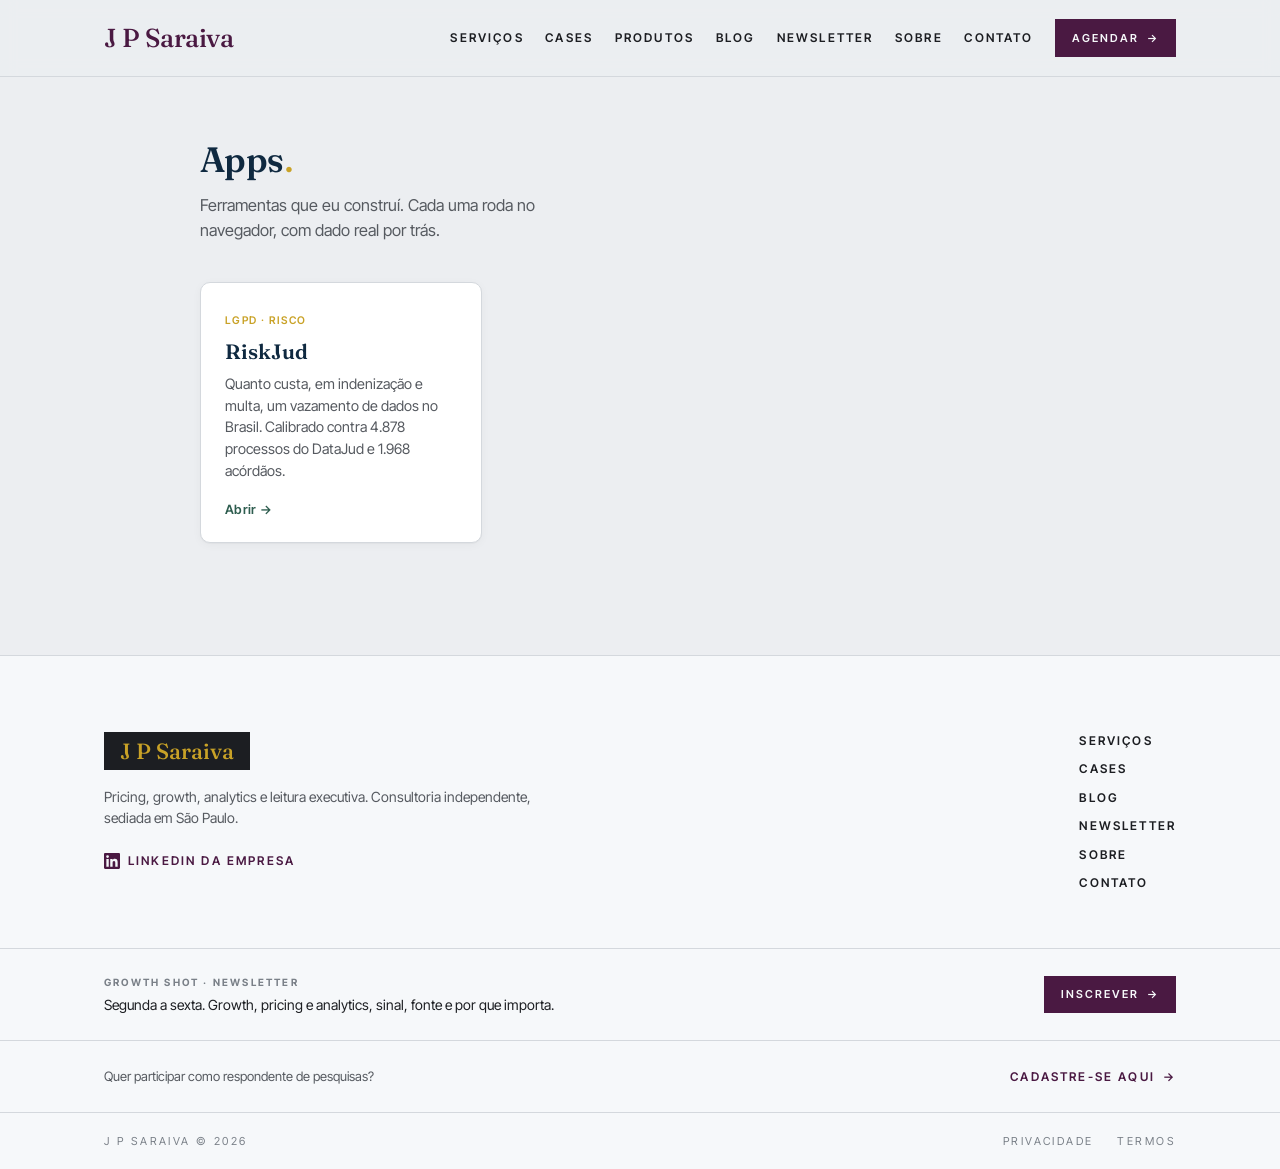
<file: index.html>
<!DOCTYPE html>
<html lang="pt-BR">
<head>
<meta charset="UTF-8" />
<meta name="viewport" content="width=device-width, initial-scale=1.0" />
<title>Apps · Janilo Saraiva</title>
<meta name="description" content="Ferramentas que eu construí. Cada uma roda no navegador, com dado real por trás." />
<link rel="preconnect" href="https://fonts.googleapis.com" />
<link rel="preconnect" href="https://fonts.gstatic.com" crossorigin />
<link href="https://fonts.googleapis.com/css2?family=Inter+Tight:wght@300;400;500;600;700&family=Fraunces:opsz,wght@9..144,400;9..144,500;9..144,600&display=swap" rel="stylesheet" />
<link rel="stylesheet" href="site-chrome.css" />
<style>
  :root {
    --marine:#0F2940; --purple:#4A1942; --green:#2E5D4F; --gold:#C9A227;
    --ink:#1C1E22; --muted:#565A60; --stone:#D4D8DD; --cream:#ECEEF1;
    --offwhite:#F6F8FA; --white:#FFFFFF;
  }
  * { box-sizing:border-box; font-family:'Inter Tight',system-ui,sans-serif; }
  body { margin:0; background:var(--cream); color:var(--ink); line-height:1.5; }
  .wrap { max-width:920px; margin:0 auto; padding:3.5rem 1.25rem 4rem; }
  .mark { font-family:'Fraunces',serif; font-weight:600; font-size:2.2rem; color:var(--marine); letter-spacing:-.015em; margin:0; }
  .mark .dot { color:var(--gold); }
  .intro { color:var(--muted); font-size:1.02rem; margin:.4rem 0 2.5rem; max-width:46ch; }
  .grid { display:grid; grid-template-columns:repeat(auto-fill,minmax(280px,1fr)); gap:1.1rem; }
  a.card { display:block; text-decoration:none; color:inherit; background:var(--white); border:1px solid var(--stone); border-radius:10px; padding:1.4rem 1.5rem; box-shadow:0 1px 0 rgba(31,31,31,.03),0 2px 10px rgba(31,31,31,.04); transition:transform .12s ease, box-shadow .12s ease, border-color .12s ease; }
  a.card:hover { transform:translateY(-2px); box-shadow:0 4px 18px rgba(31,31,31,.10); border-color:var(--gold); }
  .card .name { font-family:'Fraunces',serif; font-size:1.3rem; font-weight:600; color:var(--marine); margin:0 0 .35rem; }
  .card .desc { font-size:.9rem; color:var(--muted); margin:0 0 .9rem; }
  .card .go { font-size:.8rem; font-weight:600; color:var(--green); letter-spacing:.02em; }
  .card .tag { display:inline-block; font-size:.66rem; text-transform:uppercase; letter-spacing:.14em; color:var(--gold); font-weight:600; margin-bottom:.5rem; }
  footer { margin-top:3rem; padding-top:1.25rem; border-top:1px solid var(--stone); font-size:.82rem; color:var(--muted); }
  footer a { color:var(--marine); }
</style>
</head>
<body>
<header class="sc-header">
  <div class="sc-header__in">
    <a class="sc-word" href="https://pereirasaraiva.com/" aria-label="J P Saraiva, início">J P Saraiva</a>
    <nav class="sc-nav">
      <a class="sc-link" href="https://pereirasaraiva.com/servicos">Serviços</a>
      <a class="sc-link" href="https://pereirasaraiva.com/cases">Cases</a>
      <a class="sc-link" href="https://pereirasaraiva.com/produtos">Produtos</a>
      <a class="sc-link" href="https://pereirasaraiva.com/blog">Blog</a>
      <a class="sc-link" href="https://pereirasaraiva.com/newsletter">Newsletter</a>
      <a class="sc-link" href="https://pereirasaraiva.com/sobre">Sobre</a>
      <a class="sc-link" href="https://pereirasaraiva.com/contato">Contato</a>
      <a class="sc-cta" href="https://cal.com/jpsaraiva/30min" target="_blank" rel="noopener noreferrer">Agendar <span aria-hidden="true">→</span></a>
    </nav>
  </div>
</header>
<div class="wrap">
  <h1 class="mark">Apps<span class="dot">.</span></h1>
  <p class="intro">Ferramentas que eu construí. Cada uma roda no navegador, com dado real por trás.</p>

  <div class="grid">
    <a class="card" href="/riskjud/">
      <span class="tag">LGPD · Risco</span>
      <p class="name">RiskJud</p>
      <p class="desc">Quanto custa, em indenização e multa, um vazamento de dados no Brasil. Calibrado contra 4.878 processos do DataJud e 1.968 acórdãos.</p>
      <span class="go">Abrir →</span>
    </a>
  </div>

</div>
<footer class="sc-footer">
  <div class="sc-footer__top">
    <div>
      <span class="sc-fmark">J P Saraiva</span>
      <p class="sc-ftag">Pricing, growth, analytics e leitura executiva. Consultoria independente, sediada em São Paulo.</p>
      <a class="sc-fli" href="https://linkedin.com/company/j-p-saraiva/" target="_blank" rel="noopener noreferrer" aria-label="J P Saraiva no LinkedIn">
        <svg class="sc-fli-ico" viewBox="0 0 24 24" fill="currentColor" aria-hidden="true"><path d="M20.45 20.45h-3.55v-5.57c0-1.33-.02-3.04-1.85-3.04-1.85 0-2.14 1.45-2.14 2.95v5.66H9.36V9h3.41v1.56h.05c.47-.9 1.64-1.85 3.37-1.85 3.6 0 4.27 2.37 4.27 5.46v6.28zM5.34 7.43a2.06 2.06 0 1 1 0-4.13 2.06 2.06 0 0 1 0 4.13zM7.12 20.45H3.56V9h3.56v11.45zM22.22 0H1.77C.79 0 0 .77 0 1.72v20.56C0 23.23.79 24 1.77 24h20.45c.98 0 1.78-.77 1.78-1.72V1.72C24 .77 23.2 0 22.22 0z"/></svg>
        LinkedIn da empresa
      </a>
    </div>
    <nav class="sc-fnav">
      <a href="https://pereirasaraiva.com/servicos">Serviços</a>
      <a href="https://pereirasaraiva.com/cases">Cases</a>
      <a href="https://pereirasaraiva.com/blog">Blog</a>
      <a href="https://pereirasaraiva.com/newsletter">Newsletter</a>
      <a href="https://pereirasaraiva.com/sobre">Sobre</a>
      <a href="https://pereirasaraiva.com/contato">Contato</a>
    </nav>
  </div>
  <div class="sc-band">
    <div class="sc-band__in">
      <div>
        <p class="sc-nl-k">Growth Shot · Newsletter</p>
        <p class="sc-nl-d">Segunda a sexta. Growth, pricing e analytics, sinal, fonte e por que importa.</p>
      </div>
      <a class="sc-cta" href="https://pereirasaraiva.com/newsletter">Inscrever <span aria-hidden="true">→</span></a>
    </div>
  </div>
  <div class="sc-band">
    <div class="sc-band__in">
      <p class="sc-resp">Quer participar como respondente de pesquisas?</p>
      <a class="sc-fli" style="margin-top:0" href="https://pereirasaraiva.com/respondentes">Cadastre-se aqui <span aria-hidden="true">→</span></a>
    </div>
  </div>
  <div class="sc-bottom">
    <div class="sc-bottom__in">
      <span>J P Saraiva © 2026</span>
      <div class="sc-legal">
        <a href="https://pereirasaraiva.com/privacidade">Privacidade</a>
        <a href="https://pereirasaraiva.com/termos">Termos</a>
      </div>
    </div>
  </div>
</footer>
</body>
</html>
</file>
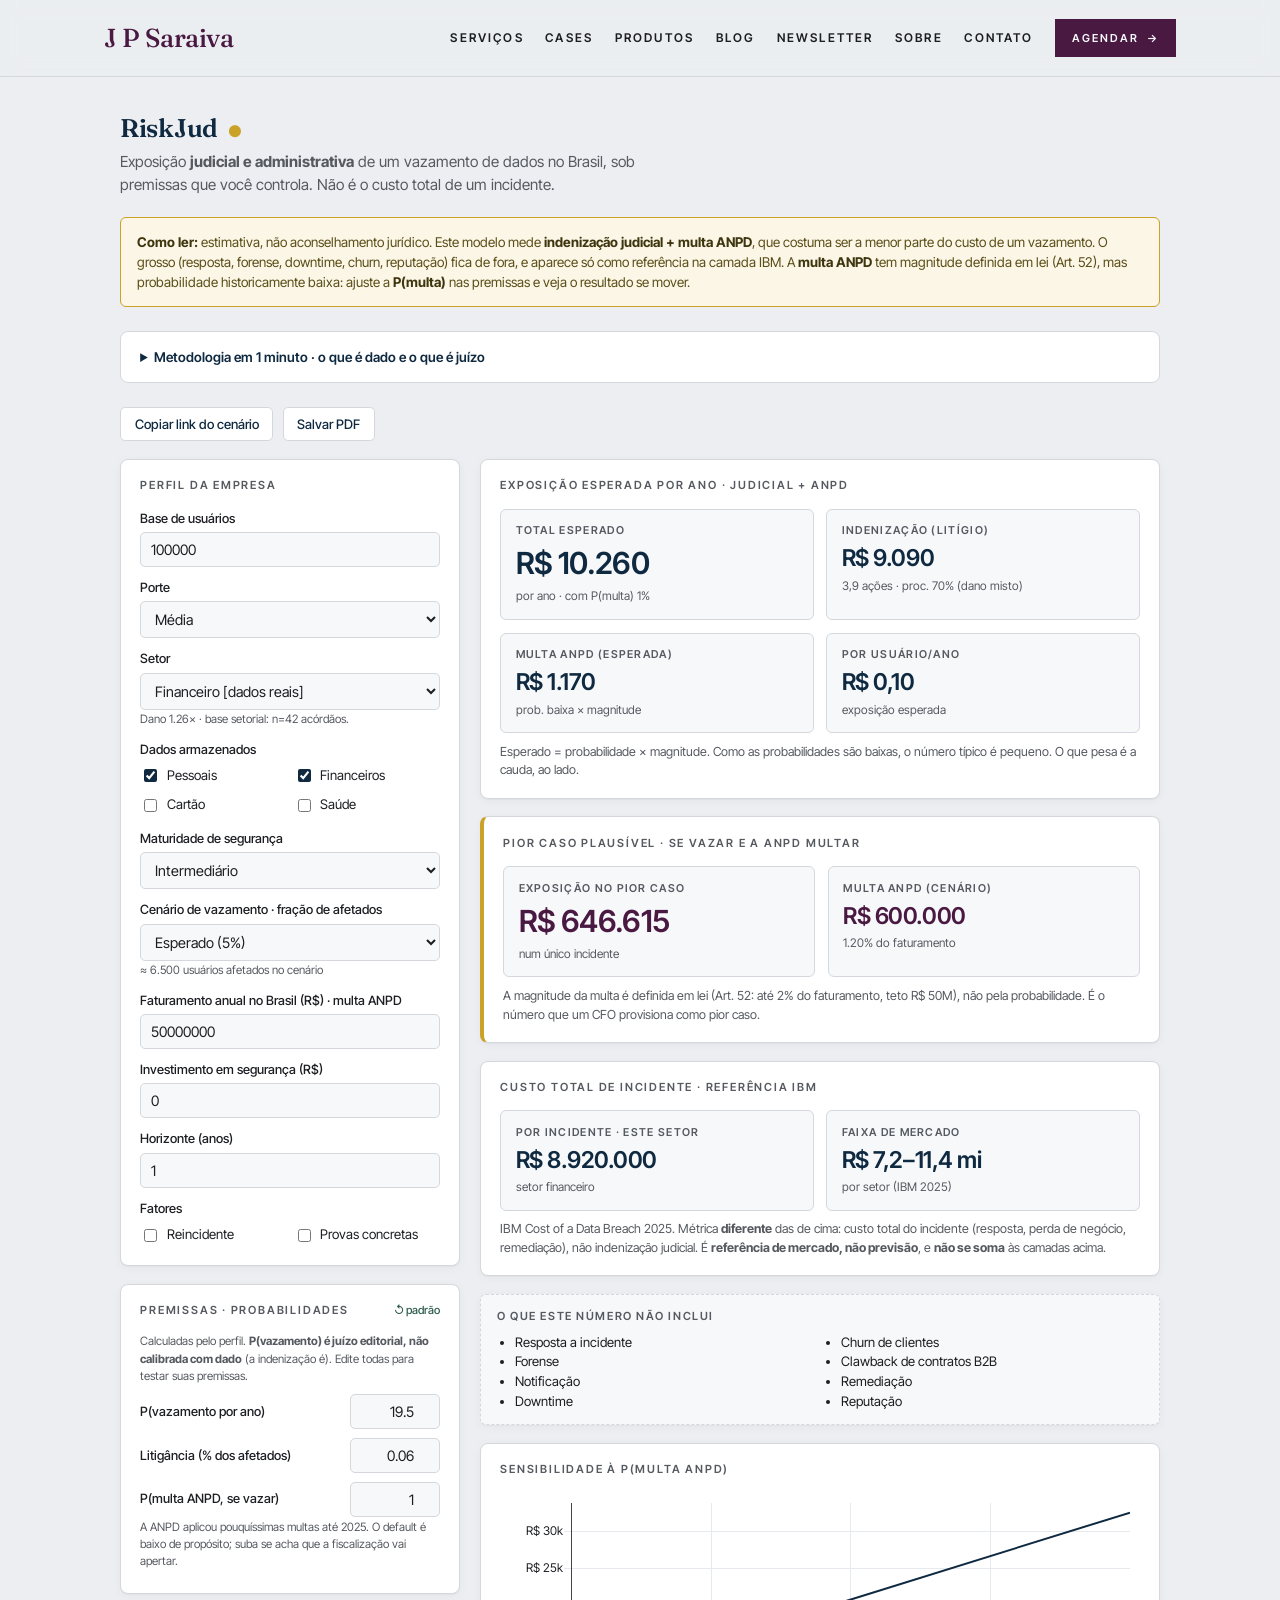
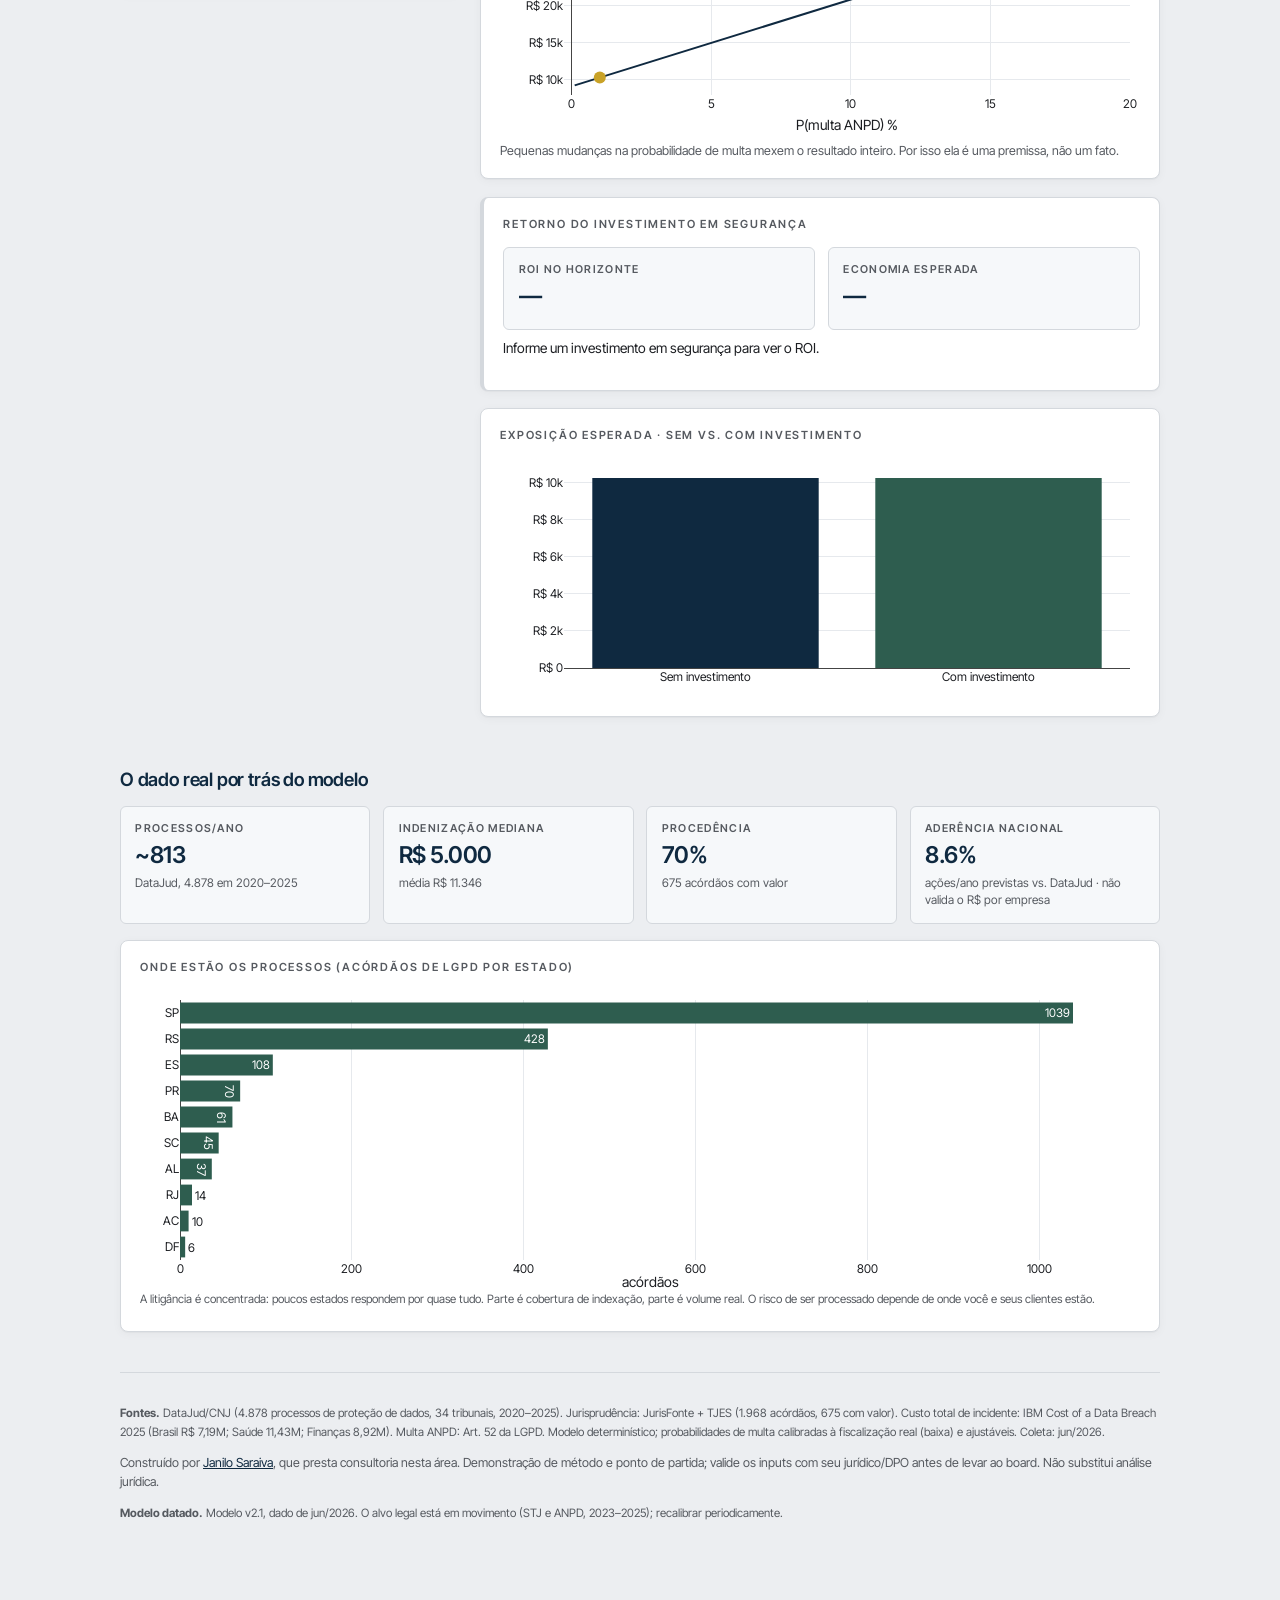
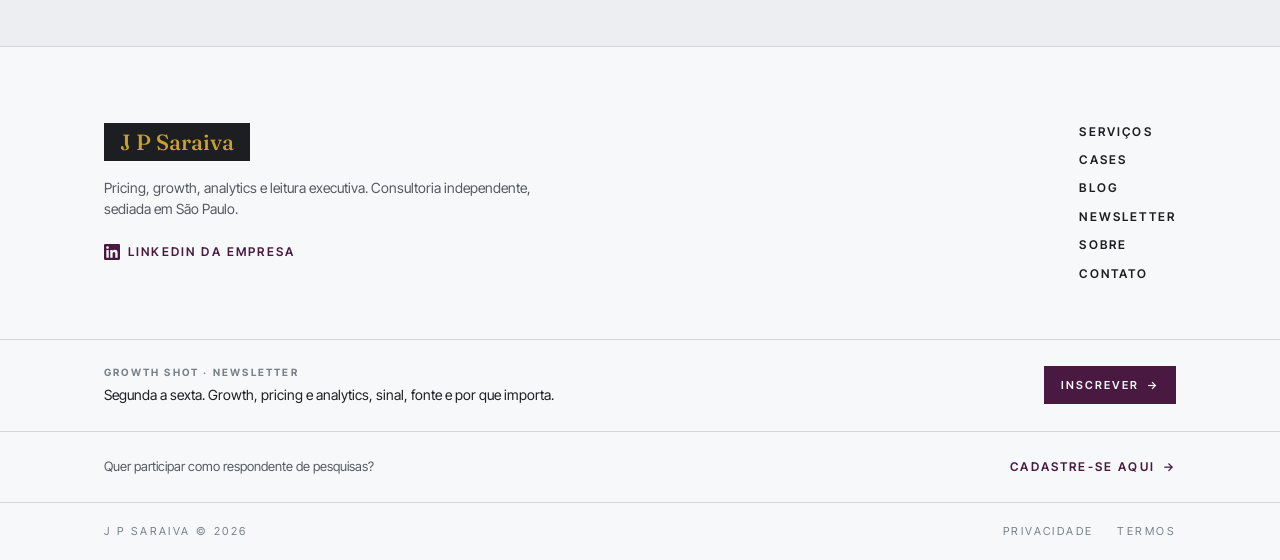
<file: riskjud/index.html>
<!DOCTYPE html>
<html lang="pt-BR">
<head>
<meta charset="UTF-8" />
<meta name="viewport" content="width=device-width, initial-scale=1.0" />
<title>RiskJud · Precificação de risco LGPD</title>
<meta name="description" content="Exposição judicial e administrativa de risco LGPD no Brasil, sob premissas que você controla. Construído a partir de 4.878 processos do DataJud e 1.968 acórdãos, com a metodologia aberta." />
<link rel="preconnect" href="https://fonts.googleapis.com" />
<link rel="preconnect" href="https://fonts.gstatic.com" crossorigin />
<link href="https://fonts.googleapis.com/css2?family=Inter+Tight:wght@300;400;500;600;700&family=Fraunces:opsz,wght@9..144,400;9..144,500;9..144,600&display=swap" rel="stylesheet" />
<link rel="stylesheet" href="../site-chrome.css" />
<script src="https://cdn.plot.ly/plotly-2.35.2.min.js" charset="utf-8"></script>
<style>
  :root {
    --marine:#0F2940; --purple:#4A1942; --green:#2E5D4F; --gold:#C9A227;
    --ink:#1C1E22; --muted:#565A60; --stone:#D4D8DD; --cream:#ECEEF1;
    --offwhite:#F6F8FA; --white:#FFFFFF; --danger:#B00020;
  }
  * { box-sizing:border-box; font-family:'Inter Tight',system-ui,sans-serif; }
  body { margin:0; background:var(--cream); color:var(--ink); line-height:1.5; }
  .wrap { max-width:1080px; margin:0 auto; padding:2rem 1.25rem 4rem; }
  header.site { display:flex; align-items:baseline; gap:.6rem; margin-bottom:.25rem; }
  header.site .mark { font-family:'Fraunces',serif; font-weight:600; font-size:1.6rem; color:var(--marine); letter-spacing:-.01em; }
  header.site .dot { color:var(--gold); }
  .tagline { color:var(--muted); font-size:.95rem; margin:0 0 1.25rem; max-width:64ch; }
  h2 { font-size:1.15rem; color:var(--marine); font-weight:600; letter-spacing:-.01em; margin:2rem 0 .75rem; }
  .disclaimer { background:#FBF6E6; border:1px solid var(--gold); border-radius:6px; padding:.85rem 1rem; font-size:.84rem; color:#5b4d18; margin-bottom:1.5rem; }
  .disclaimer b { color:#3f360f; }
  .grid { display:grid; grid-template-columns:340px 1fr; gap:1.25rem; align-items:start; }
  @media (max-width:820px){ .grid { grid-template-columns:1fr; } }
  .card { background:var(--white); border:1px solid var(--stone); border-radius:8px; padding:1.1rem 1.2rem; box-shadow:0 1px 0 rgba(31,31,31,.03),0 2px 10px rgba(31,31,31,.04); margin-bottom:1.1rem; }
  .card h3 { margin:0 0 .9rem; font-size:.7rem; text-transform:uppercase; letter-spacing:.16em; color:var(--muted); font-weight:600; }
  .card h3 .reset { float:right; font-size:.7rem; letter-spacing:0; text-transform:none; color:var(--green); cursor:pointer; font-weight:500; }
  label { display:block; font-size:.8rem; font-weight:500; margin:.7rem 0 .25rem; color:var(--ink); }
  label:first-of-type { margin-top:0; }
  input[type=number], select { width:100%; padding:.5rem .6rem; border:1px solid var(--stone); border-radius:5px; font-size:.9rem; background:var(--offwhite); color:var(--ink); }
  .checks { display:grid; grid-template-columns:1fr 1fr; gap:.3rem .5rem; margin-top:.3rem; }
  .checks label { display:flex; align-items:center; gap:.4rem; font-weight:400; font-size:.83rem; margin:.15rem 0; cursor:pointer; }
  .checks input { accent-color:var(--marine); }
  .prob label { display:flex; align-items:center; justify-content:space-between; gap:.6rem; margin:.55rem 0 .15rem; }
  .prob .pct { width:90px; flex:0 0 90px; text-align:right; }
  .hint { font-size:.72rem; color:var(--muted); margin:.1rem 0 .3rem; }
  .stat-row { display:grid; grid-template-columns:1fr 1fr; gap:.8rem; }
  .stat { background:var(--offwhite); border:1px solid var(--stone); border-radius:6px; padding:.8rem .9rem; }
  .stat .k { font-size:.68rem; text-transform:uppercase; letter-spacing:.12em; color:var(--muted); font-weight:600; }
  .stat .v { font-size:1.45rem; font-weight:600; color:var(--marine); margin-top:.15rem; letter-spacing:-.02em; }
  .stat .v.big { font-size:1.9rem; }
  .stat .v.tail { color:var(--purple); }
  .stat .sub { font-size:.74rem; color:var(--muted); margin-top:.1rem; }
  .tail-card { border-left:4px solid var(--gold); }
  .note { font-size:.78rem; color:var(--muted); margin:.6rem 0 0; }
  .roi-card { border-left:4px solid var(--stone); }
  .roi-card.pos { border-left-color:var(--green); } .roi-card.neg { border-left-color:var(--danger); }
  .rec { font-size:.86rem; color:var(--ink); margin-top:.5rem; }
  .exclude { background:var(--offwhite); border:1px dashed var(--stone); border-radius:6px; padding:.8rem 1rem; }
  .exclude .k { font-size:.7rem; text-transform:uppercase; letter-spacing:.14em; color:var(--muted); font-weight:600; }
  .exclude ul { margin:.5rem 0 0; padding-left:1.1rem; font-size:.82rem; color:var(--ink); columns:2; column-gap:1.5rem; }
  @media (max-width:520px){ .exclude ul{ columns:1; } }
  .ctx-stats { display:grid; grid-template-columns:repeat(4,1fr); gap:.8rem; margin-bottom:1rem; }
  @media (max-width:680px){ .ctx-stats{ grid-template-columns:1fr 1fr; } .stat-row{grid-template-columns:1fr;} }
  footer { margin-top:2.5rem; padding-top:1.25rem; border-top:1px solid var(--stone); font-size:.78rem; color:var(--muted); }
  footer a { color:var(--marine); }
  .src { font-size:.72rem; color:var(--muted); line-height:1.6; }
  .method { background:var(--white); border:1px solid var(--stone); border-radius:8px; padding:.2rem 1.2rem; margin-bottom:1.5rem; font-size:.84rem; color:var(--ink); }
  .method summary { cursor:pointer; font-weight:600; color:var(--marine); padding:.75rem 0; list-style-position:inside; }
  .method p { margin:.55rem 0; } .method ul { padding-left:1.1rem; margin:.4rem 0; } .method li { margin:.25rem 0; }
  .method b { color:var(--marine); }
  .actions { display:flex; flex-wrap:wrap; gap:.6rem; align-items:center; margin:0 0 1.1rem; }
  .actions button { font-family:inherit; font-size:.82rem; font-weight:500; color:var(--marine); background:var(--white); border:1px solid var(--stone); border-radius:5px; padding:.5rem .85rem; cursor:pointer; }
  .actions button:hover { border-color:var(--marine); }
  .actions .msg { font-size:.76rem; color:var(--green); font-weight:500; }
  .printhead { display:none; }
  @media print {
    .actions, .reset, header.site .dot, #chartSens, #chart, #chartUf { display:none !important; }
    body { background:#fff; color:#000; }
    .wrap { max-width:none; padding:.4rem 0 0; }
    .printhead { display:block; font-family:'Fraunces',serif; font-weight:600; color:var(--marine); font-size:1.05rem; margin:.2rem 0 1rem; }
    .grid { grid-template-columns:1fr; gap:.6rem; }
    .card, .method, .exclude, .disclaimer { box-shadow:none; break-inside:avoid; }
    details.method { border:1px solid var(--stone); } details.method > div { display:block !important; }
    a[href]:after { content:""; }
  }
</style>
</head>
<body>
<header class="sc-header">
  <div class="sc-header__in">
    <a class="sc-word" href="https://pereirasaraiva.com/" aria-label="J P Saraiva, início">J P Saraiva</a>
    <nav class="sc-nav">
      <a class="sc-link" href="https://pereirasaraiva.com/servicos">Serviços</a>
      <a class="sc-link" href="https://pereirasaraiva.com/cases">Cases</a>
      <a class="sc-link" href="https://pereirasaraiva.com/produtos">Produtos</a>
      <a class="sc-link" href="https://pereirasaraiva.com/blog">Blog</a>
      <a class="sc-link" href="https://pereirasaraiva.com/newsletter">Newsletter</a>
      <a class="sc-link" href="https://pereirasaraiva.com/sobre">Sobre</a>
      <a class="sc-link" href="https://pereirasaraiva.com/contato">Contato</a>
      <a class="sc-cta" href="https://cal.com/jpsaraiva/30min" target="_blank" rel="noopener noreferrer">Agendar <span aria-hidden="true">→</span></a>
    </nav>
  </div>
</header>
<div class="wrap">
  <header class="site"><span class="mark">RiskJud</span><span class="dot">●</span></header>
  <div class="printhead">Exposição de risco LGPD · cenário gerado em <span id="printdate"></span></div>
  <p class="tagline">Exposição <b>judicial e administrativa</b> de um vazamento de dados no Brasil, sob premissas que você controla. Não é o custo total de um incidente.</p>

  <div class="disclaimer">
    <b>Como ler:</b> estimativa, não aconselhamento jurídico. Este modelo mede <b>indenização judicial + multa ANPD</b>, que costuma ser a menor parte do custo de um vazamento. O grosso (resposta, forense, downtime, churn, reputação) fica de fora, e aparece só como referência na camada IBM. A <b>multa ANPD</b> tem magnitude definida em lei (Art. 52), mas probabilidade historicamente baixa: ajuste a <b>P(multa)</b> nas premissas e veja o resultado se mover.
  </div>

  <details class="method">
    <summary>Metodologia em 1 minuto · o que é dado e o que é juízo</summary>
    <div>
      <p><b>O que entrega.</b> A exposição esperada e o pior caso de <b>indenização judicial + multa ANPD</b> por ano, sob premissas que você controla. Não é o custo total de um incidente.</p>
      <p><b>De onde vem cada número.</b></p>
      <ul>
        <li><b>Indenização</b> (mediana R$ 5.000, média R$ 11.346): 675 acórdãos de LGPD com valor (JurisFonte + TJES). <b>Dado medido.</b></li>
        <li><b>Volume</b> (~813 ações/ano): 4.878 processos no DataJud/CNJ, 2020–2025. <b>Dado medido.</b></li>
        <li><b>Litígio esperado</b> = P(vazamento) × fração dos afetados que processa × afetados × indenização × procedência × 1,2 (solidária, Art. 42).</li>
        <li><b>Multa ANPD</b> = P(vazamento) × P(multa) × mín(2% do faturamento, R$ 50M) × gravidade (Art. 52).</li>
        <li><b>Custo total de incidente</b> (R$ 7–11 mi): IBM Cost of a Data Breach 2025. Referência de mercado, não previsão, não se soma.</li>
      </ul>
      <p><b>Medido vs. juízo.</b> Indenização, volume e procedência-base vêm do dado. <b>P(vazamento), P(multa), fração que processa, multiplicador setorial, cenário de afetados e o regime de dano são juízo editorial</b>, ajustáveis nas premissas. O selo de aderência (8,6%) valida o volume nacional de ações, não o R$ por empresa.</p>
      <p><b>Limites.</b> Modelo genérico: não vê seu inventário real, regulação setorial (Bacen/ANS/SUSEP) nem contratos B2B. Acórdãos concentrados em SP/RS. Valide com jurídico/DPO antes do board.</p>
      <p><b>Ponto, não distribuição.</b> A saída é valor esperado (probabilidade × magnitude), um número único, não uma simulação com faixa P10–P90. O litígio usa a <b>média</b> da indenização (R$ 11.346), que é o estatístico certo para um valor esperado; a <b>mediana</b> (R$ 5.000) é o caso típico, no contexto abaixo. Rode os três cenários e trate o R$ absoluto como ordem de grandeza.</p>
    </div>
  </details>

  <div class="actions">
    <button id="btnLink" type="button">Copiar link do cenário</button>
    <button id="btnPdf" type="button">Salvar PDF</button>
    <span class="msg" id="linkMsg"></span>
  </div>

  <div class="grid">
    <div>
      <div class="card" id="inputs">
        <h3>Perfil da empresa</h3>
        <label for="base">Base de usuários</label>
        <input type="number" id="base" min="1000" max="100000000" step="10000" value="100000" />

        <label for="porte">Porte</label>
        <select id="porte">
          <option value="mei">MEI</option>
          <option value="pequena">Pequena</option>
          <option value="media" selected>Média</option>
          <option value="grande">Grande</option>
        </select>

        <label for="setor">Setor</label>
        <select id="setor">
          <option value="geral">Geral</option>
          <option value="financeiro" selected>Financeiro [dados reais]</option>
          <option value="varejo">Varejo [dados reais]</option>
          <option value="saude">Saúde [est.]</option>
          <option value="tecnologia">Tecnologia [est.]</option>
          <option value="telecom">Telecom [est.]</option>
          <option value="seguradora">Seguradora [est.]</option>
          <option value="educacao">Educação [est.]</option>
        </select>
        <p class="hint" id="o_setor"></p>

        <label>Dados armazenados</label>
        <div class="checks">
          <label><input type="checkbox" id="d_pessoais" checked /> Pessoais</label>
          <label><input type="checkbox" id="d_financeiros" checked /> Financeiros</label>
          <label><input type="checkbox" id="d_cartao" /> Cartão</label>
          <label><input type="checkbox" id="d_saude" /> Saúde</label>
        </div>

        <label for="maturidade">Maturidade de segurança</label>
        <select id="maturidade">
          <option value="basico">Básico</option>
          <option value="intermediario" selected>Intermediário</option>
          <option value="avancado">Avançado</option>
        </select>

        <label for="cenario">Cenário de vazamento · fração de afetados</label>
        <select id="cenario">
          <option value="pequeno">Pequeno (1%)</option>
          <option value="esperado" selected>Esperado (5%)</option>
          <option value="grande">Grande (15%)</option>
        </select>
        <p class="hint" id="o_afetados"></p>

        <label for="faturamento">Faturamento anual no Brasil (R$) · multa ANPD</label>
        <input type="number" id="faturamento" min="0" step="1000000" value="50000000" />

        <label for="investimento">Investimento em segurança (R$)</label>
        <input type="number" id="investimento" min="0" step="50000" value="0" placeholder="0" />

        <label for="horizonte">Horizonte (anos)</label>
        <input type="number" id="horizonte" min="1" max="10" step="1" value="1" />

        <label>Fatores</label>
        <div class="checks">
          <label><input type="checkbox" id="reincidencia" /> Reincidente</label>
          <label><input type="checkbox" id="provas" /> Provas concretas</label>
        </div>
      </div>

      <div class="card prob">
        <h3>Premissas · probabilidades <span class="reset" id="reset_prob">↺ padrão</span></h3>
        <p class="hint">Calculadas pelo perfil. <b>P(vazamento) é juízo editorial, não calibrada com dado</b> (a indenização é). Edite todas para testar suas premissas.</p>
        <label>P(vazamento por ano) <input class="pct" type="number" id="p_breach" min="0" max="100" step="0.5" /></label>
        <label>Litigância (% dos afetados) <input class="pct" type="number" id="p_sue" min="0" max="100" step="0.05" /></label>
        <label>P(multa ANPD, se vazar) <input class="pct" type="number" id="p_multa" min="0" max="100" step="0.5" /></label>
        <p class="hint">A ANPD aplicou pouquíssimas multas até 2025. O default é baixo de propósito; suba se acha que a fiscalização vai apertar.</p>
      </div>
    </div>

    <div>
      <div class="card">
        <h3>Exposição esperada por ano · judicial + ANPD</h3>
        <div class="stat-row">
          <div class="stat"><div class="k">Total esperado</div><div class="v big" id="o_total">—</div><div class="sub" id="o_total_sub"></div></div>
          <div class="stat"><div class="k">Indenização (litígio)</div><div class="v" id="o_litigio">—</div><div class="sub" id="o_proc"></div></div>
        </div>
        <div class="stat-row" style="margin-top:.8rem">
          <div class="stat"><div class="k">Multa ANPD (esperada)</div><div class="v" id="o_anpd">—</div><div class="sub" id="o_anpd_sub"></div></div>
          <div class="stat"><div class="k">Por usuário/ano</div><div class="v" id="o_peruser">—</div><div class="sub">exposição esperada</div></div>
        </div>
        <p class="note">Esperado = probabilidade × magnitude. Como as probabilidades são baixas, o número típico é pequeno. O que pesa é a cauda, ao lado.</p>
      </div>

      <div class="card tail-card">
        <h3>Pior caso plausível · se vazar e a ANPD multar</h3>
        <div class="stat-row">
          <div class="stat"><div class="k">Exposição no pior caso</div><div class="v big tail" id="o_tail">—</div><div class="sub">num único incidente</div></div>
          <div class="stat"><div class="k">Multa ANPD (cenário)</div><div class="v tail" id="o_tail_anpd">—</div><div class="sub" id="o_tail_anpd_sub"></div></div>
        </div>
        <p class="note">A magnitude da multa é definida em lei (Art. 52: até 2% do faturamento, teto R$ 50M), não pela probabilidade. É o número que um CFO provisiona como pior caso.</p>
      </div>

      <div class="card">
        <h3>Custo total de incidente · referência IBM</h3>
        <div class="stat-row">
          <div class="stat"><div class="k">Por incidente · este setor</div><div class="v" id="o_ibm">—</div><div class="sub" id="o_ibm_sub"></div></div>
          <div class="stat"><div class="k">Faixa de mercado</div><div class="v">R$ 7,2–11,4 mi</div><div class="sub">por setor (IBM 2025)</div></div>
        </div>
        <p class="note">IBM Cost of a Data Breach 2025. Métrica <b>diferente</b> das de cima: custo total do incidente (resposta, perda de negócio, remediação), não indenização judicial. É <b>referência de mercado, não previsão</b>, e <b>não se soma</b> às camadas acima.</p>
      </div>

      <div class="exclude card">
        <div class="k">O que este número NÃO inclui</div>
        <ul>
          <li>Resposta a incidente</li><li>Forense</li><li>Notificação</li><li>Downtime</li>
          <li>Churn de clientes</li><li>Clawback de contratos B2B</li><li>Remediação</li><li>Reputação</li>
        </ul>
      </div>

      <div class="card">
        <h3>Sensibilidade à P(multa ANPD)</h3>
        <div id="chartSens" style="height:240px"></div>
        <p class="note">Pequenas mudanças na probabilidade de multa mexem o resultado inteiro. Por isso ela é uma premissa, não um fato.</p>
      </div>

      <div class="card roi-card" id="roiCard">
        <h3>Retorno do investimento em segurança</h3>
        <div class="stat-row">
          <div class="stat"><div class="k">ROI no horizonte</div><div class="v" id="o_roi">—</div><div class="sub" id="o_payback"></div></div>
          <div class="stat"><div class="k">Economia esperada</div><div class="v" id="o_economia">—</div><div class="sub" id="o_horizonte"></div></div>
        </div>
        <p class="rec" id="o_rec"></p>
      </div>

      <div class="card">
        <h3>Exposição esperada · sem vs. com investimento</h3>
        <div id="chart" style="height:240px"></div>
      </div>
    </div>
  </div>

  <h2>O dado real por trás do modelo</h2>
  <div class="ctx-stats">
    <div class="stat"><div class="k">Processos/ano</div><div class="v" id="c_ano">—</div><div class="sub">DataJud, 4.878 em 2020–2025</div></div>
    <div class="stat"><div class="k">Indenização mediana</div><div class="v" id="c_mediana">—</div><div class="sub" id="c_media"></div></div>
    <div class="stat"><div class="k">Procedência</div><div class="v" id="c_proc">—</div><div class="sub" id="c_comvalor"></div></div>
    <div class="stat"><div class="k">Aderência nacional</div><div class="v" id="c_erro">—</div><div class="sub">ações/ano previstas vs. DataJud · não valida o R$ por empresa</div></div>
  </div>
  <div class="card">
    <h3>Onde estão os processos (acórdãos de LGPD por estado)</h3>
    <div id="chartUf" style="height:300px"></div>
    <p class="hint">A litigância é concentrada: poucos estados respondem por quase tudo. Parte é cobertura de indexação, parte é volume real. O risco de ser processado depende de onde você e seus clientes estão.</p>
  </div>

  <footer>
    <p class="src">
      <b>Fontes.</b> DataJud/CNJ (4.878 processos de proteção de dados, 34 tribunais, 2020–2025). Jurisprudência: JurisFonte + TJES (1.968 acórdãos, 675 com valor). Custo total de incidente: IBM Cost of a Data Breach 2025 (Brasil R$ 7,19M; Saúde 11,43M; Finanças 8,92M). Multa ANPD: Art. 52 da LGPD. Modelo determinístico; probabilidades de multa calibradas à fiscalização real (baixa) e ajustáveis. Coleta: jun/2026.
    </p>
    <p>Construído por <a href="https://pereirasaraiva.com">Janilo Saraiva</a>, que presta consultoria nesta área. Demonstração de método e ponto de partida; valide os inputs com seu jurídico/DPO antes de levar ao board. Não substitui análise jurídica.</p>
    <p class="src"><b>Modelo datado.</b> Modelo v2.1, dado de jun/2026. O alvo legal está em movimento (STJ e ANPD, 2023–2025); recalibrar periodicamente.</p>
  </footer>
</div>

<footer class="sc-footer">
  <div class="sc-footer__top">
    <div>
      <span class="sc-fmark">J P Saraiva</span>
      <p class="sc-ftag">Pricing, growth, analytics e leitura executiva. Consultoria independente, sediada em São Paulo.</p>
      <a class="sc-fli" href="https://linkedin.com/company/j-p-saraiva/" target="_blank" rel="noopener noreferrer" aria-label="J P Saraiva no LinkedIn">
        <svg class="sc-fli-ico" viewBox="0 0 24 24" fill="currentColor" aria-hidden="true"><path d="M20.45 20.45h-3.55v-5.57c0-1.33-.02-3.04-1.85-3.04-1.85 0-2.14 1.45-2.14 2.95v5.66H9.36V9h3.41v1.56h.05c.47-.9 1.64-1.85 3.37-1.85 3.6 0 4.27 2.37 4.27 5.46v6.28zM5.34 7.43a2.06 2.06 0 1 1 0-4.13 2.06 2.06 0 0 1 0 4.13zM7.12 20.45H3.56V9h3.56v11.45zM22.22 0H1.77C.79 0 0 .77 0 1.72v20.56C0 23.23.79 24 1.77 24h20.45c.98 0 1.78-.77 1.78-1.72V1.72C24 .77 23.2 0 22.22 0z"/></svg>
        LinkedIn da empresa
      </a>
    </div>
    <nav class="sc-fnav">
      <a href="https://pereirasaraiva.com/servicos">Serviços</a>
      <a href="https://pereirasaraiva.com/cases">Cases</a>
      <a href="https://pereirasaraiva.com/blog">Blog</a>
      <a href="https://pereirasaraiva.com/newsletter">Newsletter</a>
      <a href="https://pereirasaraiva.com/sobre">Sobre</a>
      <a href="https://pereirasaraiva.com/contato">Contato</a>
    </nav>
  </div>
  <div class="sc-band">
    <div class="sc-band__in">
      <div>
        <p class="sc-nl-k">Growth Shot · Newsletter</p>
        <p class="sc-nl-d">Segunda a sexta. Growth, pricing e analytics, sinal, fonte e por que importa.</p>
      </div>
      <a class="sc-cta" href="https://pereirasaraiva.com/newsletter">Inscrever <span aria-hidden="true">→</span></a>
    </div>
  </div>
  <div class="sc-band">
    <div class="sc-band__in">
      <p class="sc-resp">Quer participar como respondente de pesquisas?</p>
      <a class="sc-fli" style="margin-top:0" href="https://pereirasaraiva.com/respondentes">Cadastre-se aqui <span aria-hidden="true">→</span></a>
    </div>
  </div>
  <div class="sc-bottom">
    <div class="sc-bottom__in">
      <span>J P Saraiva © 2026</span>
      <div class="sc-legal">
        <a href="https://pereirasaraiva.com/privacidade">Privacidade</a>
        <a href="https://pereirasaraiva.com/termos">Termos</a>
      </div>
    </div>
  </div>
</footer>

<script type="module">
import { analisar } from './model.mjs';

const brl = (x) => new Intl.NumberFormat('pt-BR',{style:'currency',currency:'BRL',maximumFractionDigits:0}).format(x||0);
const brl2 = (x) => new Intl.NumberFormat('pt-BR',{style:'currency',currency:'BRL',maximumFractionDigits:2}).format(x||0);
const num = (x) => new Intl.NumberFormat('pt-BR').format(x||0);
const fmtPct = (x) => parseFloat((x*100).toFixed(2)).toString();
const REGIME_LBL = { presumido:'dano presumido', misto:'dano misto', comprovar:'dano a comprovar' };
const $ = (id) => document.getElementById(id);
let DATA = null;
const overridden = { p_breach:false, p_sue:false, p_multa:false };

function readParams(){
  return {
    base_usuarios: +$('base').value || 0,
    porte_empresa: $('porte').value,
    setor: $('setor').value,
    dados_pessoais: $('d_pessoais').checked,
    dados_financeiros: $('d_financeiros').checked,
    dados_cartao: $('d_cartao').checked,
    dados_saude: $('d_saude').checked,
    maturidade_seguranca: $('maturidade').value,
    cenario_vazamento: $('cenario').value,
    faturamento_brasil: +$('faturamento').value || 0,
    investimento_incremental: +$('investimento').value || 0,
    horizonte_anos: +$('horizonte').value || 1,
    reincidencia: $('reincidencia').checked,
    provas_concretas: $('provas').checked,
    p_breach_override: overridden.p_breach ? (parseFloat($('p_breach').value)/100) : null,
    p_sue_override: overridden.p_sue ? (parseFloat($('p_sue').value)/100) : null,
    p_multa_override: overridden.p_multa ? (parseFloat($('p_multa').value)/100) : null,
  };
}

function render(){
  const p = readParams();
  const res = analisar(p, DATA);
  const e = res.esperado, t = res.pior_caso, ibm = res.ibm;

  // premissas: preenche campos não-editados com o default calculado
  if(!overridden.p_breach) $('p_breach').value = fmtPct(res.prob.p_breach);
  if(!overridden.p_sue) $('p_sue').value = fmtPct(res.prob.p_sue);
  if(!overridden.p_multa) $('p_multa').value = fmtPct(res.prob.p_multa);

  // esperado
  $('o_total').textContent = brl(e.total);
  $('o_total_sub').textContent = `por ano · com P(multa) ${fmtPct(res.prob.p_multa)}%`;
  $('o_litigio').textContent = brl(e.litigio);
  $('o_proc').textContent = `${e.processos.toLocaleString('pt-BR')} ações · proc. ${(res.procedencia.taxa*100).toFixed(0)}% (${REGIME_LBL[res.procedencia.regime]||res.procedencia.regime})`;
  $('o_anpd').textContent = brl(e.anpd);
  $('o_anpd_sub').textContent = p.faturamento_brasil>0 ? 'prob. baixa × magnitude' : 'informe faturamento';
  $('o_peruser').textContent = brl2(p.base_usuarios>0 ? e.total/p.base_usuarios : 0);

  // cenário de afetados + base setorial
  $('o_afetados').textContent = `≈ ${num(e.afetados)} usuários afetados no cenário`;
  const si = res.setor_info;
  $('o_setor').textContent = si.tipo==='nacional' ? 'Base nacional, sem ajuste setorial.'
    : si.tipo==='real' ? `Dano ${si.mult}× · base setorial: n=${si.n} acórdãos.`
    : `Dano ${si.mult}× neutro · sem base setorial (estimativa).`;

  // pior caso
  $('o_tail').textContent = brl(t.total);
  $('o_tail_anpd').textContent = brl(t.anpd_se_multar);
  $('o_tail_anpd_sub').textContent = p.faturamento_brasil>0 ? `${(t.anpd_se_multar/p.faturamento_brasil*100).toFixed(2)}% do faturamento` : 'informe faturamento';

  // ibm
  $('o_ibm').textContent = brl(ibm.por_incidente);
  $('o_ibm_sub').textContent = `setor ${p.setor}`;

  // roi
  const roiCard = $('roiCard');
  if (res.investimento){
    const r = res.investimento;
    $('o_roi').textContent = `${r.roi.toLocaleString('pt-BR')}%`;
    $('o_payback').textContent = r.payback_anos!=null ? `payback ${r.payback_anos.toLocaleString('pt-BR')} ano(s)` : 'sem payback';
    $('o_economia').textContent = brl(r.economia);
    $('o_horizonte').textContent = `em ${p.horizonte_anos} ano(s)`;
    $('o_rec').textContent = r.recomendacao;
    roiCard.className = 'card roi-card ' + (r.roi>0 ? 'pos' : 'neg');
  } else {
    $('o_roi').textContent='—'; $('o_payback').textContent='';
    $('o_economia').textContent='—'; $('o_horizonte').textContent='';
    $('o_rec').textContent='Informe um investimento em segurança para ver o ROI.';
    roiCard.className='card roi-card';
  }

  // sensibilidade
  const s = res.sensibilidade;
  Plotly.react('chartSens', [
    { x:s.map(d=>d.p*100), y:s.map(d=>d.total), type:'scatter', mode:'lines', line:{color:'#0F2940',width:2}, name:'esperado', hovertemplate:'P %{x}%%: R$ %{y:,.0f}<extra></extra>' },
    { x:[res.prob.p_multa*100], y:[e.total], type:'scatter', mode:'markers', marker:{color:'#C9A227',size:12}, name:'atual', hovertemplate:'atual: R$ %{y:,.0f}<extra></extra>' },
  ], {
    margin:{t:10,r:10,b:38,l:64}, font:{family:'Inter Tight',size:12,color:'#1C1E22'}, showlegend:false,
    paper_bgcolor:'rgba(0,0,0,0)', plot_bgcolor:'rgba(0,0,0,0)',
    xaxis:{title:'P(multa ANPD) %',gridcolor:'#E6E9ED'}, yaxis:{tickprefix:'R$ ',gridcolor:'#E6E9ED'},
  }, {displayModeBar:false, responsive:true});

  // sem vs com
  const totalComAno = res.investimento ? res.investimento.exposicao_com/(p.horizonte_anos||1) : e.total;
  Plotly.react('chart', [
    { x:['Sem investimento','Com investimento'], y:[e.total, totalComAno], type:'bar', marker:{color:['#0F2940','#2E5D4F']} },
  ], {
    margin:{t:10,r:10,b:30,l:64}, font:{family:'Inter Tight',size:12,color:'#1C1E22'}, showlegend:false,
    paper_bgcolor:'rgba(0,0,0,0)', plot_bgcolor:'rgba(0,0,0,0)',
    yaxis:{tickprefix:'R$ ',gridcolor:'#E6E9ED'},
  }, {displayModeBar:false, responsive:true});
}

function renderContext(){
  const j = DATA.jurisprudencia, f = DATA.fonte;
  $('c_ano').textContent='~'+num(f.datajud_por_ano);
  $('c_mediana').textContent=brl(j.valor_mediano);
  $('c_media').textContent='média '+brl(j.valor_medio);
  $('c_proc').textContent=(j.taxa_procedencia*100).toFixed(0)+'%';
  $('c_comvalor').textContent=num(j.total_com_valor)+' acórdãos com valor';
  $('c_erro').textContent=(f.calibracao_erro*100).toFixed(1)+'%';
  const top = j.por_uf.slice(0,10).reverse();
  Plotly.react('chartUf', [{
    type:'bar', orientation:'h', x:top.map(u=>u.n), y:top.map(u=>u.uf),
    marker:{color:'#2E5D4F'}, text:top.map(u=>u.n), textposition:'auto',
  }], {
    margin:{t:10,r:20,b:30,l:40}, font:{family:'Inter Tight',size:12,color:'#1C1E22'},
    paper_bgcolor:'rgba(0,0,0,0)', plot_bgcolor:'rgba(0,0,0,0)',
    xaxis:{title:'acórdãos',gridcolor:'#E6E9ED'}, yaxis:{automargin:true},
  }, {displayModeBar:false, responsive:true});
}

// --- permalink: serializa o cenário na URL e recupera no boot (#14) ---
function collectState(){
  const s = {
    base:$('base').value, porte:$('porte').value, setor:$('setor').value,
    dp:$('d_pessoais').checked?1:0, df:$('d_financeiros').checked?1:0,
    dc:$('d_cartao').checked?1:0, ds:$('d_saude').checked?1:0,
    mat:$('maturidade').value, cen:$('cenario').value,
    fat:$('faturamento').value, inv:$('investimento').value, hor:$('horizonte').value,
    re:$('reincidencia').checked?1:0, pv:$('provas').checked?1:0,
  };
  if(overridden.p_breach) s.pb=$('p_breach').value;
  if(overridden.p_sue) s.ps=$('p_sue').value;
  if(overridden.p_multa) s.pm=$('p_multa').value;
  return s;
}
function shareUrl(){ return location.origin+location.pathname+'#'+new URLSearchParams(collectState()).toString(); }
function applyState(){
  if(!location.hash || location.hash.length<2) return;
  const q=new URLSearchParams(location.hash.slice(1));
  const setV=(id,k)=>{ const v=q.get(k); if(v!=null) $(id).value=v; };
  const setC=(id,k)=>{ const v=q.get(k); if(v!=null) $(id).checked=v==='1'; };
  setV('base','base'); setV('porte','porte'); setV('setor','setor');
  setC('d_pessoais','dp'); setC('d_financeiros','df'); setC('d_cartao','dc'); setC('d_saude','ds');
  setV('maturidade','mat'); setV('cenario','cen');
  setV('faturamento','fat'); setV('investimento','inv'); setV('horizonte','hor');
  setC('reincidencia','re'); setC('provas','pv');
  if(q.get('pb')!=null){ overridden.p_breach=true; $('p_breach').value=q.get('pb'); }
  if(q.get('ps')!=null){ overridden.p_sue=true; $('p_sue').value=q.get('ps'); }
  if(q.get('pm')!=null){ overridden.p_multa=true; $('p_multa').value=q.get('pm'); }
}

async function boot(){
  DATA = await fetch('./data.json').then(r=>r.json());
  document.querySelectorAll('#inputs input, #inputs select').forEach(el=>{
    el.addEventListener('input', render); el.addEventListener('change', render);
  });
  ['p_breach','p_sue','p_multa'].forEach(k=>{
    $(k).addEventListener('input', ()=>{ overridden[k]=true; render(); });
  });
  $('reset_prob').addEventListener('click', (ev)=>{
    ev.preventDefault();
    overridden.p_breach=overridden.p_sue=overridden.p_multa=false;
    history.replaceState(null,'',location.pathname);
    render();
  });
  $('btnLink').addEventListener('click', async ()=>{
    const url=shareUrl(); history.replaceState(null,'',url);
    try{ await navigator.clipboard.writeText(url); $('linkMsg').textContent='Link copiado'; }
    catch{ $('linkMsg').textContent='Copie da barra de endereço'; }
    setTimeout(()=>{ $('linkMsg').textContent=''; }, 3000);
  });
  $('btnPdf').addEventListener('click', ()=> window.print());
  $('printdate').textContent = new Date().toLocaleDateString('pt-BR');
  applyState();
  render();
  renderContext();
}
boot();
</script>
</body>
</html>
</file>
<file: site-chrome.css>
/* J P Saraiva — chrome compartilhado (header + footer) de apps.pereirasaraiva.com.
   Espelha o header/footer de pereirasaraiva.com. Tokens da marca v2.
   Fontes (Fraunces + Inter Tight) são carregadas por cada página. Classes namespaced sc-*. */
:root{
  --sc-purple:#4a1942; --sc-purple-deep:#3a1334; --sc-gold:#c9a227;
  --sc-ink:#1c1e22; --sc-soft:#7a8088; --sc-muted:#565a60;
  --sc-stone:#d4d8dd; --sc-cream:#eceef1; --sc-offwhite:#f6f8fa;
}
.sc-header *, .sc-footer *{ box-sizing:border-box; }

/* ---------- header ---------- */
.sc-header{ position:sticky; top:0; z-index:50; border-bottom:1px solid var(--sc-stone);
  background:rgba(236,238,241,.85); backdrop-filter:blur(8px); -webkit-backdrop-filter:blur(8px);
  font-family:'Inter Tight',system-ui,sans-serif; }
.sc-header__in{ max-width:72rem; margin:0 auto; display:flex; align-items:center; justify-content:space-between;
  gap:1rem; padding:1.05rem 1.5rem; }
@media (min-width:768px){ .sc-header__in{ padding:1.2rem 2.5rem; } }
.sc-word{ font-family:'Fraunces',Georgia,serif; font-weight:500; font-size:22px; line-height:1;
  letter-spacing:-.02em; color:var(--sc-purple); text-decoration:none; transition:opacity .15s; white-space:nowrap; }
@media (min-width:768px){ .sc-word{ font-size:26px; } }
.sc-word:hover{ opacity:.85; }
.sc-nav{ display:flex; align-items:center; gap:1.35rem; }
.sc-link{ font-size:12px; font-weight:600; text-transform:uppercase; letter-spacing:.18em;
  color:var(--sc-ink); text-decoration:none; transition:opacity .15s; white-space:nowrap; }
.sc-link:hover{ opacity:.85; }
.sc-cta{ display:inline-flex; align-items:center; gap:.5rem; border:1px solid var(--sc-purple);
  background:var(--sc-purple); color:var(--sc-offwhite); padding:.6rem 1rem; font-size:11px;
  font-weight:600; text-transform:uppercase; letter-spacing:.18em; text-decoration:none;
  transition:background-color .15s; white-space:nowrap; }
.sc-cta:hover{ background:var(--sc-purple-deep); }
@media (max-width:760px){ .sc-link{ display:none; } } /* mobile: mantém wordmark + Agendar (espelha o site) */

/* ---------- footer ---------- */
.sc-footer{ margin-top:3rem; border-top:1px solid var(--sc-stone); background:var(--sc-offwhite);
  font-family:'Inter Tight',system-ui,sans-serif; color:var(--sc-ink); }
.sc-footer__top{ max-width:72rem; margin:0 auto; display:flex; flex-wrap:wrap; gap:2.5rem;
  justify-content:space-between; padding:3.25rem 1.5rem; }
@media (min-width:768px){ .sc-footer__top{ padding:3.5rem 2.5rem; } }
.sc-fmark{ display:inline-flex; align-items:center; background:var(--sc-ink); color:var(--sc-gold);
  padding:.5rem 1rem; font-family:'Fraunces',Georgia,serif; font-weight:500; font-size:22px; line-height:1; }
.sc-ftag{ margin:1rem 0 0; max-width:28rem; font-size:14px; color:var(--sc-muted); line-height:1.5; }
.sc-fli{ margin-top:1.5rem; display:inline-flex; align-items:center; gap:.5rem; font-size:12px;
  font-weight:600; text-transform:uppercase; letter-spacing:.18em; color:var(--sc-purple); text-decoration:none; }
.sc-fli:hover{ opacity:.85; }
.sc-fli-ico{ width:16px; height:16px; }
.sc-fnav{ display:flex; flex-direction:column; gap:.65rem; font-size:12px; font-weight:600;
  text-transform:uppercase; letter-spacing:.18em; }
.sc-fnav a{ color:var(--sc-ink); text-decoration:none; }
.sc-fnav a:hover{ opacity:.85; }
.sc-band{ border-top:1px solid var(--sc-stone); }
.sc-band__in{ max-width:72rem; margin:0 auto; display:flex; flex-wrap:wrap; align-items:center;
  justify-content:space-between; gap:1rem; padding:1.6rem 1.5rem; }
@media (min-width:768px){ .sc-band__in{ padding:1.6rem 2.5rem; } }
.sc-nl-k{ margin:0; font-size:10px; font-weight:700; text-transform:uppercase; letter-spacing:.22em; color:var(--sc-soft); }
.sc-nl-d{ margin:.25rem 0 0; font-size:14px; color:var(--sc-ink); }
.sc-resp{ margin:0; font-size:13px; color:var(--sc-muted); }
.sc-bottom{ border-top:1px solid var(--sc-stone); }
.sc-bottom__in{ max-width:72rem; margin:0 auto; display:flex; flex-wrap:wrap; align-items:center;
  justify-content:space-between; gap:1rem; padding:1.25rem 1.5rem; font-size:11px;
  text-transform:uppercase; letter-spacing:.22em; color:var(--sc-soft); }
@media (min-width:768px){ .sc-bottom__in{ padding:1.25rem 2.5rem; } }
.sc-bottom a{ color:var(--sc-soft); text-decoration:none; transition:color .15s; }
.sc-bottom a:hover{ color:var(--sc-purple); }
.sc-legal{ display:flex; gap:1.5rem; }
@media print{ .sc-header, .sc-footer{ display:none !important; } }
</file>
